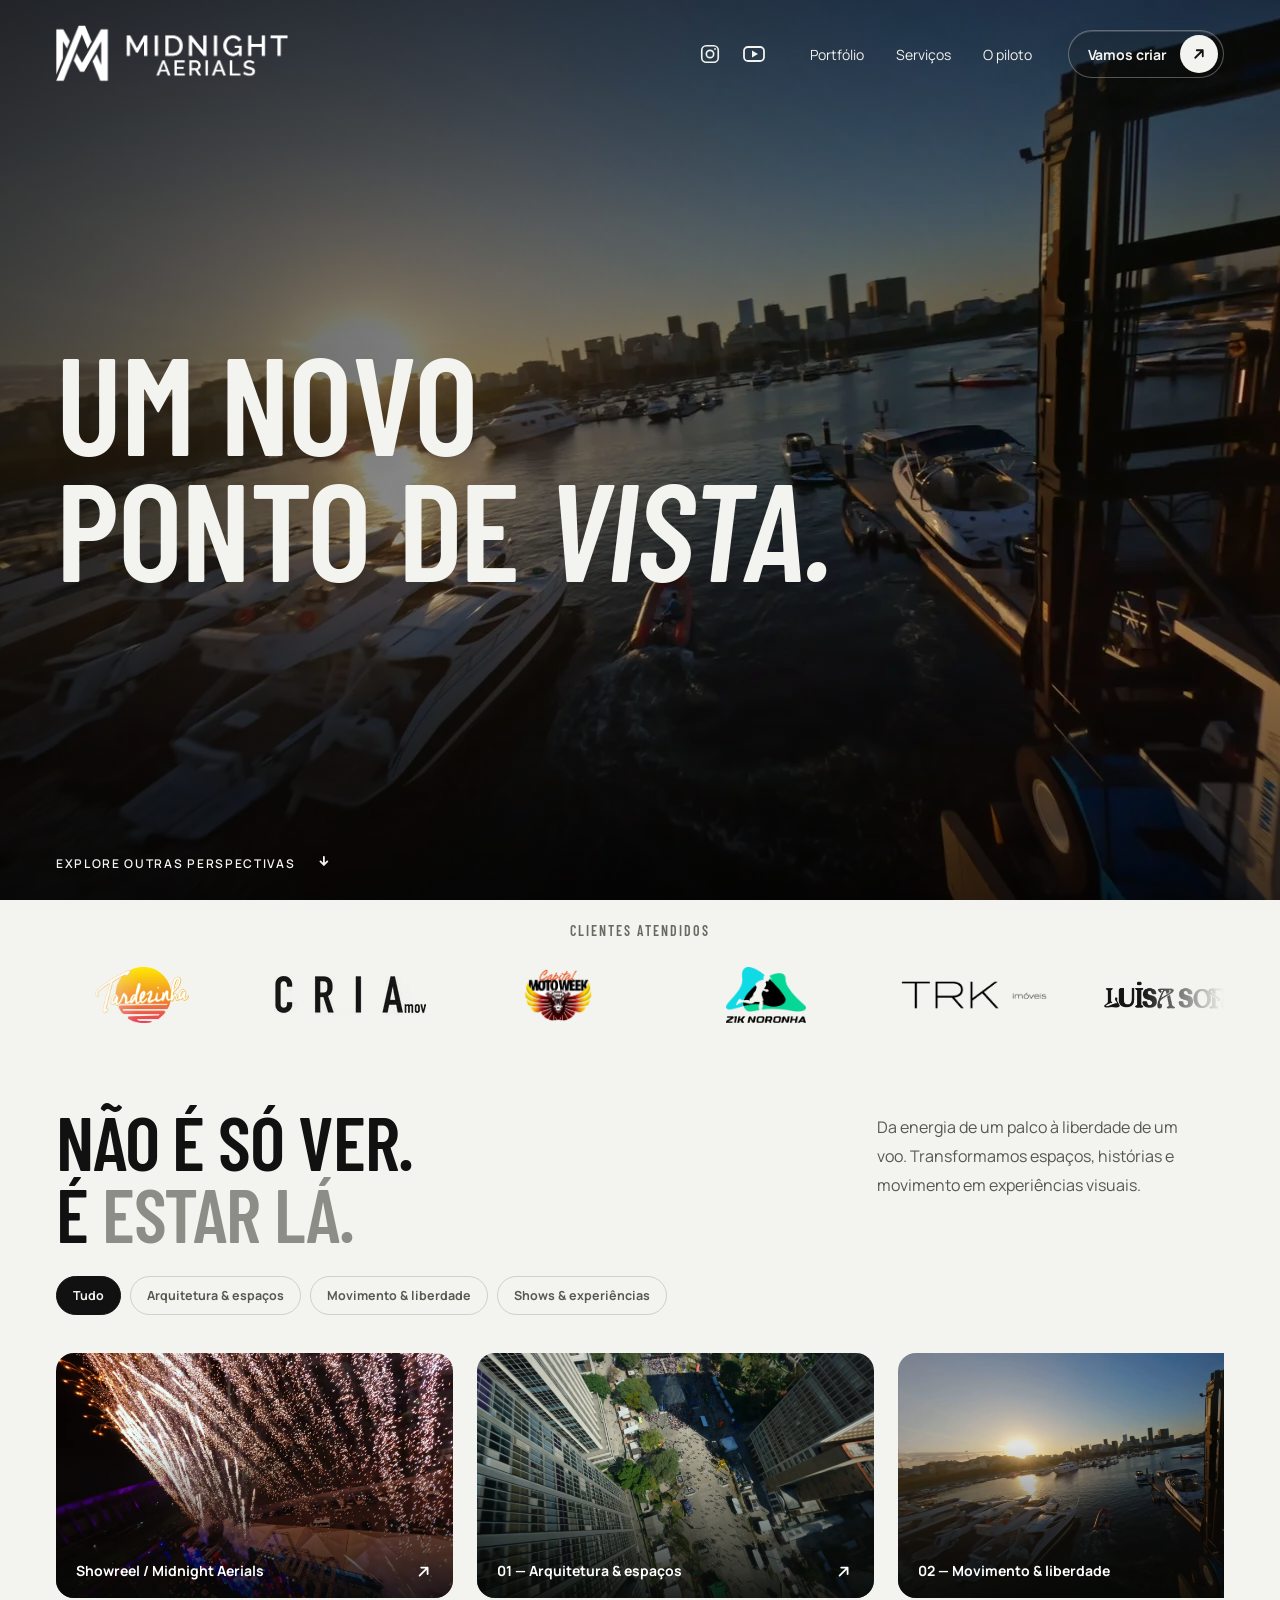
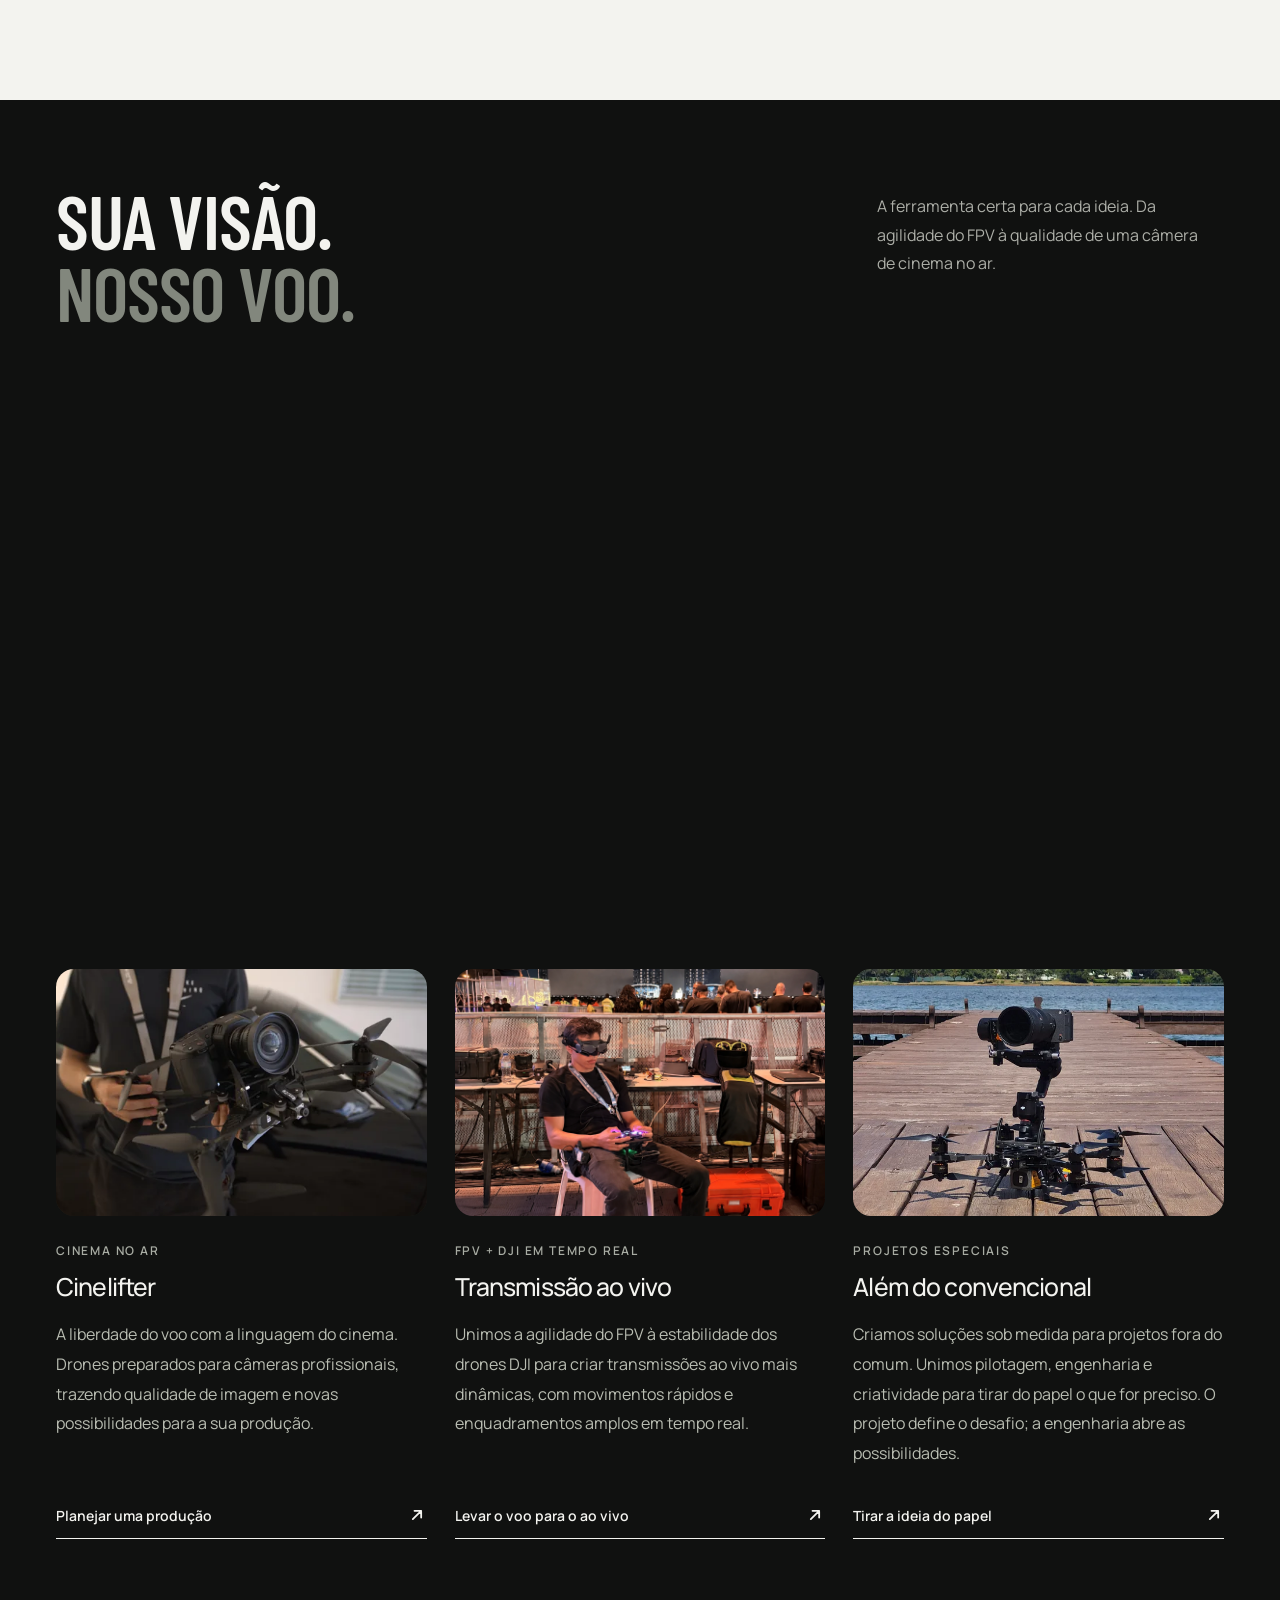
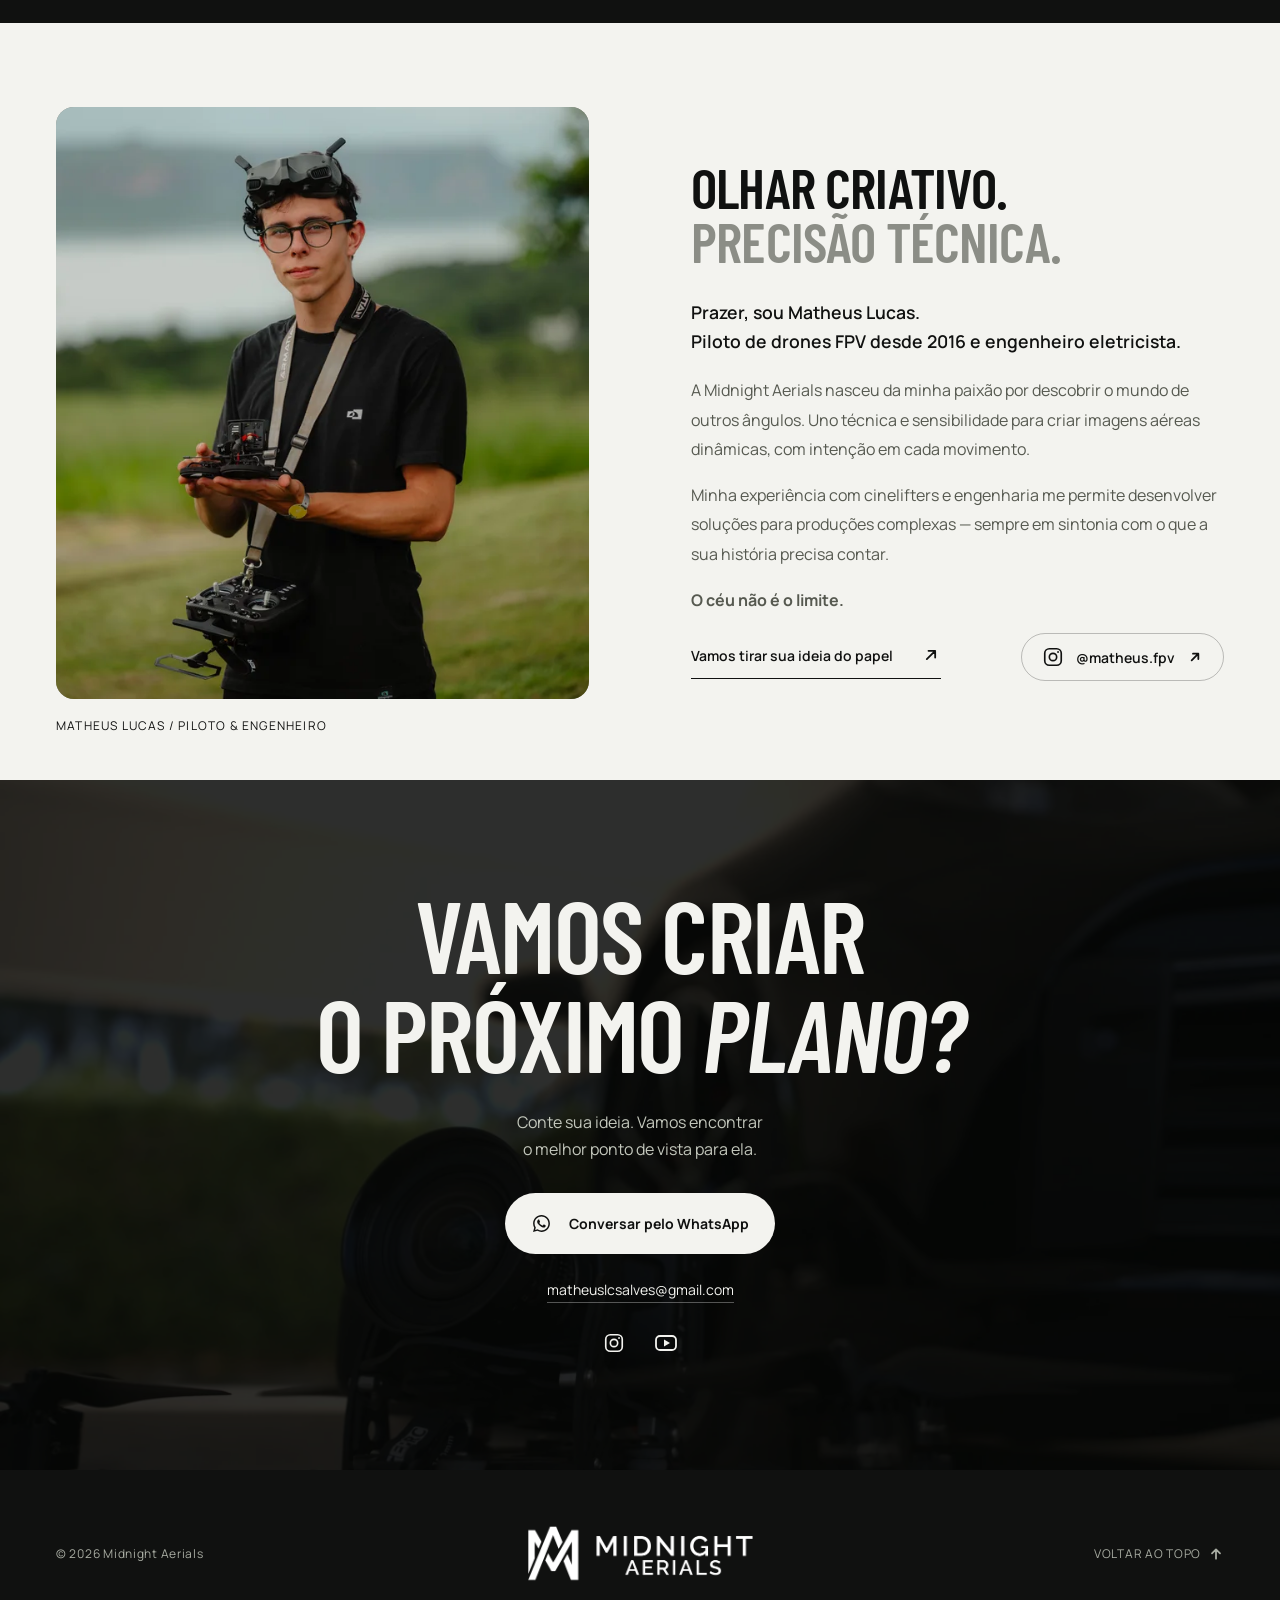
<file: index.html>
<!doctype html>
<html lang="pt-BR">
  <head>
    <meta charset="UTF-8" />
    <meta name="viewport" content="width=device-width, initial-scale=1" />
    <meta
      name="description"
      content="Midnight Aerials. Filmagens aéreas com drones FPV, cinelifters e soluções para transmissões ao vivo. Conheça o trabalho de Matheus Lucas e conte sua ideia."
    />
    <meta name="theme-color" content="#101110" />
    <meta property="og:type" content="website" />
    <meta property="og:locale" content="pt_BR" />
    <meta
      property="og:title"
      content="Midnight Aerials — Um novo ponto de vista"
    />
    <meta
      property="og:description"
      content="Cinema em movimento. Filmagens aéreas, drones FPV e projetos sob medida. Vamos criar seu próximo plano?"
    />
    <meta property="og:url" content="https://midnightaerials.com/" />
    <link rel="canonical" href="https://midnightaerials.com/" />
    <title>Midnight Aerials — Filmagens aéreas & drones FPV</title>
    <link rel="icon" href="favicon.png" type="image/png" sizes="256x256" />
    <link
      rel="preload"
      href="barlow-condensed-latin.woff2"
      as="font"
      type="font/woff2"
      crossorigin
    />
    <link
      rel="preload"
      href="manrope-latin.woff2"
      as="font"
      type="font/woff2"
      crossorigin
    />
    <link rel="stylesheet" href="style.css?v=20260922-4" />
    <script src="main.js?v=20260922-3" defer></script>
  </head>
  <body>
    <a class="skip-link" href="#conteudo">Pular para o conteúdo</a>
    <header class="site-header">
      <a class="brand" href="#inicio" aria-label="Midnight Aerials — início"
        ><img
          src="logo.png"
          width="1920"
          height="500"
          alt="Midnight Aerials"
      /></a>
      <nav class="header-social" aria-label="Redes sociais da Midnight Aerials">
        <a href="https://www.instagram.com/midnightaerials/" target="_blank" rel="noopener noreferrer" aria-label="Instagram da Midnight Aerials (abre em nova aba)">
          <svg width="22" height="22" viewBox="0 0 24 24" fill="none" stroke="currentColor" stroke-width="1.8" aria-hidden="true" focusable="false">
            <rect x="3" y="3" width="18" height="18" rx="5" />
            <circle cx="12" cy="12" r="4" />
            <circle cx="17.5" cy="6.5" r="1" fill="currentColor" stroke="none" />
          </svg>
        </a>
        <a href="https://youtube.com/@midnight.aerials" target="_blank" rel="noopener noreferrer" aria-label="YouTube da Midnight Aerials (abre em nova aba)">
          <svg width="24" height="24" viewBox="0 0 24 24" fill="none" aria-hidden="true" focusable="false">
            <rect x="2" y="5" width="20" height="14" rx="4" stroke="currentColor" stroke-width="1.8" />
            <path d="M10 8.5 16 12 10 15.5Z" fill="currentColor" />
          </svg>
        </a>
      </nav>
      <nav class="desktop-nav" aria-label="Navegação principal">
        <a href="#portfolio">Portfólio</a><a href="#servicos">Serviços</a
        ><a href="#piloto">O piloto</a>
      </nav>
      <a class="header-contact" href="#contato">
        <span>Vamos criar</span>
        <span class="header-contact-arrow" aria-hidden="true">
          <svg class="ui-arrow" viewBox="0 0 24 24" fill="none" focusable="false">
            <path d="M7 17 17 7M9 7h8v8" />
          </svg>
        </span>
      </a>
      <button
        class="menu-toggle"
        type="button"
        aria-label="Abrir menu"
        aria-expanded="false"
        aria-controls="mobile-nav"
      >
        <span></span><span></span>
      </button>
      <nav
        id="mobile-nav"
        class="mobile-nav"
        aria-label="Navegação mobile"
        hidden
      >
        <a href="#portfolio">Portfólio</a><a href="#servicos">Serviços</a
        ><a href="#piloto">O piloto</a><a href="#contato">Vamos criar
          <svg class="ui-arrow ui-arrow-inline" viewBox="0 0 24 24" fill="none" aria-hidden="true" focusable="false">
            <path d="M7 17 17 7M9 7h8v8" />
          </svg>
        </a>
      </nav>
    </header>
    <main id="conteudo">
      <section class="hero" id="inicio" aria-labelledby="hero-title">
        <div class="hero-media" aria-hidden="true">
          <img
            class="hero-poster"
            src="frame-07.webp"
            width="1600"
            height="900"
            alt=""
            fetchpriority="high"
          /><video
            id="hero-video"
            muted
            playsinline
            loop
            preload="none"
            poster="frame-07.webp"
            tabindex="-1"
          ></video>
        </div>
        <div class="hero-shade"></div>
        <div class="hero-content wrap">
          <h1 id="hero-title">UM NOVO<br />PONTO DE <em>VISTA.</em></h1>
        </div>
        <div class="hero-bottom wrap">
          <a href="#portfolio" class="explore">EXPLORE OUTRAS PERSPECTIVAS
            <span aria-hidden="true">
              <svg class="ui-arrow" viewBox="0 0 24 24" fill="none" focusable="false">
                <path d="M12 5v14M6 13l6 6 6-6" />
              </svg>
            </span>
          </a>
        </div>
      </section>
      <section class="clients light-section" id="clientes" aria-labelledby="clients-title">
        <div class="wrap clients-bar">
          <h2 class="clients-title" id="clients-title">CLIENTES ATENDIDOS</h2>
          <div class="client-logo-carousel" aria-label="Carrossel de logos de clientes atendidos">
            <div class="client-logo-track">
              <div class="client-logo-set">
                <span class="client-logo"><img src="client-tardezinha.png" alt="Tardezinha" /></span>
                <span class="client-logo"><img src="client-cria-mov.png" alt="Cria Mov" /></span>
                <span class="client-logo"><img src="client-capital-moto-week.png" alt="Capital Moto Week" /></span>
                <span class="client-logo"><img src="client-client-a.png" alt="Zik Noronha" /></span>
                <span class="client-logo"><img src="client-client-black-01.png" alt="TRK Imóveis" /></span>
                <span class="client-logo"><img src="client-luisa-sonza.png" alt="Luísa Sonza" /></span>
                <span class="client-logo"><img src="client-carvalheira-na-ladeira.png" alt="Carvalheira na Ladeira" /></span>
                <span class="client-logo"><img src="client-client-black-02.png" alt="Todo Mundo no Rio" /></span>
                <span class="client-logo"><img src="client-na-praia.png" alt="Na Praia Festival" /></span>
                <span class="client-logo"><img src="client-r2-com-vc.png" alt="R2 com.vc" /></span>
                <span class="client-logo"><img src="client-volvo.png" alt="Volvo" /></span>
                <span class="client-logo"><img src="client-arena-mane-garrincha.png" alt="Arena Mané Garrincha" /></span>
                <span class="client-logo"><img src="client-anitta.png" alt="Anitta" /></span>
                <span class="client-logo"><img src="client-hot-wheels-monster-trucks.png" alt="Hot Wheels Monster Trucks Live" /></span>
                <span class="client-logo"><img src="client-bonus-track.png" alt="Bônus Track" /></span>
                <span class="client-logo"><img src="client-superbet.png" alt="Superbet" /></span>
                <span class="client-logo"><img src="client-ivete-clareou.png" alt="Ivete Clareou" /></span>
                <span class="client-logo"><img src="client-funn-black.png" alt="Funn" /></span>
                <span class="client-logo"><img src="client-mitsubishi-motors.png" alt="Mitsubishi Motors" /></span>
                <span class="client-logo"><img src="client-mita.png" alt="MITA" /></span>
                <span class="client-logo"><img src="client-porsche.png" alt="Porsche" /></span>
                <span class="client-logo"><img src="client-sand.png" alt="SAND" /></span>
                <span class="client-logo"><img src="client-alok.png" alt="Alok" /></span>
                <span class="client-logo"><img src="client-doce-maravilha.png" alt="Doce Maravilha" /></span>
                <span class="client-logo"><img src="client-honda.png" alt="Honda" /></span>
                <span class="client-logo"><img src="client-zz.png" alt="ZZ" /></span>
                <span class="client-logo"><img src="client-ironman.png" alt="Ironman" /></span>
                <span class="client-logo"><img src="client-funnice.png" alt="Funnice" /></span>
                <span class="client-logo"><img src="client-vintage-culture.png" alt="Vintage Culture" /></span>
                <span class="client-logo"><img src="client-red-bull.png" alt="Red Bull" /></span>
              </div>
              <div class="client-logo-set" aria-hidden="true">
                <span class="client-logo"><img src="client-tardezinha.png" alt="" /></span>
                <span class="client-logo"><img src="client-cria-mov.png" alt="" /></span>
                <span class="client-logo"><img src="client-capital-moto-week.png" alt="" /></span>
                <span class="client-logo"><img src="client-client-a.png" alt="" /></span>
                <span class="client-logo"><img src="client-client-black-01.png" alt="" /></span>
                <span class="client-logo"><img src="client-luisa-sonza.png" alt="" /></span>
                <span class="client-logo"><img src="client-carvalheira-na-ladeira.png" alt="" /></span>
                <span class="client-logo"><img src="client-client-black-02.png" alt="" /></span>
                <span class="client-logo"><img src="client-na-praia.png" alt="" /></span>
                <span class="client-logo"><img src="client-r2-com-vc.png" alt="" /></span>
                <span class="client-logo"><img src="client-volvo.png" alt="" /></span>
                <span class="client-logo"><img src="client-arena-mane-garrincha.png" alt="" /></span>
                <span class="client-logo"><img src="client-anitta.png" alt="" /></span>
                <span class="client-logo"><img src="client-hot-wheels-monster-trucks.png" alt="" /></span>
                <span class="client-logo"><img src="client-bonus-track.png" alt="" /></span>
                <span class="client-logo"><img src="client-superbet.png" alt="" /></span>
                <span class="client-logo"><img src="client-ivete-clareou.png" alt="" /></span>
                <span class="client-logo"><img src="client-funn-black.png" alt="" /></span>
                <span class="client-logo"><img src="client-mitsubishi-motors.png" alt="" /></span>
                <span class="client-logo"><img src="client-mita.png" alt="" /></span>
                <span class="client-logo"><img src="client-porsche.png" alt="" /></span>
                <span class="client-logo"><img src="client-sand.png" alt="" /></span>
                <span class="client-logo"><img src="client-alok.png" alt="" /></span>
                <span class="client-logo"><img src="client-doce-maravilha.png" alt="" /></span>
                <span class="client-logo"><img src="client-honda.png" alt="" /></span>
                <span class="client-logo"><img src="client-zz.png" alt="" /></span>
                <span class="client-logo"><img src="client-ironman.png" alt="" /></span>
                <span class="client-logo"><img src="client-funnice.png" alt="" /></span>
                <span class="client-logo"><img src="client-vintage-culture.png" alt="" /></span>
                <span class="client-logo"><img src="client-red-bull.png" alt="" /></span>
              </div>
            </div>
          </div>
        </div>
      </section>
      <section
        class="portfolio light-section section-pad"
        id="portfolio"
        aria-labelledby="portfolio-title"
      >
        <div class="wrap">
          <div class="section-heading">
            <h2 id="portfolio-title">
              NÃO É SÓ VER.<br />É <span class="muted-heading">ESTAR LÁ.</span>
            </h2>
            <p class="section-intro">
              Da energia de um palco à liberdade de um voo. Transformamos
              espaços, histórias e movimento em experiências visuais.
            </p>
          </div>
          <div class="portfolio-categories" role="tablist" aria-label="Categorias do portfólio">
            <button class="portfolio-filter is-active" type="button" role="tab" aria-selected="true" data-category="all">
              Tudo
            </button>
            <button class="portfolio-filter" type="button" role="tab" aria-selected="false" data-category="architecture">
              Arquitetura & espaços
            </button>
            <button class="portfolio-filter" type="button" role="tab" aria-selected="false" data-category="movement">
              Movimento & liberdade
            </button>
            <button class="portfolio-filter" type="button" role="tab" aria-selected="false" data-category="shows">
              Shows & experiências
            </button>
          </div>
          <div class="portfolio-reel">
            <button
              class="reel-nav reel-nav-prev"
              type="button"
              data-carousel="prev"
              aria-label="Ver trabalhos anteriores"
            ><svg class="ui-arrow reel-nav-icon" viewBox="0 0 24 24" fill="none" aria-hidden="true" focusable="false">
              <path d="m15 5-7 7 7 7" />
            </svg></button>
            <div class="film-strip" aria-label="Portfólio audiovisual">
              <button
                class="film-card"
                type="button"
                data-film
                data-category="shows"
                data-start="0"
                aria-label="Assistir ao showreel completo da Midnight Aerials"
              >
                <span class="film-image">
                  <img
                    src="frame-18.webp"
                    width="1600"
                    height="900"
                    loading="lazy"
                    alt="Voo sobre um palco com fogos de artifício e público"
                  />
                  <span class="film-caption">
                    <span class="film-title">Showreel / Midnight Aerials</span>
                    <span class="film-arrow" aria-hidden="true">
                      <svg class="ui-arrow" viewBox="0 0 24 24" fill="none" focusable="false"><path d="M7 17 17 7M9 7h8v8" /></svg>
                    </span>
                  </span>
                </span>
              </button>
              <button
                class="film-card"
                type="button"
                data-film
                data-category="architecture"
                data-start="1"
                aria-label="Ver cena de arquitetura no showreel"
              >
                <span class="film-image">
                  <img
                    src="frame-02.webp"
                    width="1600"
                    height="900"
                    loading="lazy"
                    alt="Mergulho FPV entre edifícios"
                  />
                  <span class="film-caption">
                    <span class="film-title">01 — Arquitetura & espaços</span>
                    <span class="film-arrow" aria-hidden="true">
                      <svg class="ui-arrow" viewBox="0 0 24 24" fill="none" focusable="false"><path d="M7 17 17 7M9 7h8v8" /></svg>
                    </span>
                  </span>
                </span>
              </button>
              <button
                class="film-card"
                type="button"
                data-film
                data-category="movement"
                data-start="7"
                aria-label="Ver cena de movimento no showreel"
              >
                <span class="film-image">
                  <img
                    src="frame-07.webp"
                    width="1600"
                    height="900"
                    loading="lazy"
                    alt="Voo entre embarcações ao pôr do sol"
                  />
                  <span class="film-caption">
                    <span class="film-title">02 — Movimento & liberdade</span>
                    <span class="film-arrow" aria-hidden="true">
                      <svg class="ui-arrow" viewBox="0 0 24 24" fill="none" focusable="false"><path d="M7 17 17 7M9 7h8v8" /></svg>
                    </span>
                  </span>
                </span>
              </button>
              <button
                class="film-card"
                type="button"
                data-film
                data-category="shows"
                data-start="25"
                aria-label="Ver cena de shows no showreel"
              >
                <span class="film-image">
                  <img
                    src="frame-25.webp"
                    width="1600"
                    height="900"
                    loading="lazy"
                    alt="Perspectiva aérea de um festival à noite"
                  />
                  <span class="film-caption">
                    <span class="film-title">03 — Shows & experiências</span>
                    <span class="film-arrow" aria-hidden="true">
                      <svg class="ui-arrow" viewBox="0 0 24 24" fill="none" focusable="false"><path d="M7 17 17 7M9 7h8v8" /></svg>
                    </span>
                  </span>
                </span>
              </button>
            </div>
            <button
              class="reel-nav reel-nav-next"
              type="button"
              data-carousel="next"
              aria-label="Ver próximos trabalhos"
            ><svg class="ui-arrow reel-nav-icon" viewBox="0 0 24 24" fill="none" aria-hidden="true" focusable="false">
              <path d="m9 5 7 7-7 7" />
            </svg></button>
          </div>
        </div>
      </section>
      <section
        class="services section-pad"
        id="servicos"
        aria-labelledby="services-title"
      >
        <div class="wrap">
          <div class="section-heading">
            <h2 id="services-title">
              SUA VISÃO.<br /><span class="muted-heading">NOSSO VOO.</span>
            </h2>
            <p class="section-intro">
              A ferramenta certa para cada ideia. Da agilidade do FPV à
              qualidade de uma câmera de cinema no ar.
            </p>
          </div>
          <div class="services-grid">
            <article class="service">
              <div class="service-image">
                <img
                  class="fpv-photo"
                  src="fpv-640.webp"
                  srcset="
                    fpv-640.webp   640w,
                    fpv-1200.webp 1200w
                  "
                  sizes="(max-width: 760px) 90vw, 30vw"
                  width="4608"
                  height="3072"
                  alt="Drone FPV com câmera de ação e hélices rosas"
                  loading="lazy"
                />
              </div>
              <p class="eyebrow service-tag">IMERSÃO & AGILIDADE</p>
              <h3>FPV clássico</h3>
              <p>
                Voe junto com a cena. Movimentos fluidos, passagens por espaços
                estreitos e acompanhamento de ação para imagens que colocam o
                espectador dentro da história.
              </p>
              <a
                class="text-link"
                href="https://wa.me/5561999405674?text=Ol%C3%A1%2C%20Matheus!%20Quero%20conversar%20sobre%20uma%20filmagem%20FPV."
                target="_blank"
                rel="noopener noreferrer"
              >Criar com FPV
                <svg class="ui-arrow" viewBox="0 0 24 24" fill="none" aria-hidden="true" focusable="false"><path d="M7 17 17 7M9 7h8v8" /></svg></a
              >
            </article>
            <article class="service">
              <div class="service-image">
                <img
                  class="sub250-photo"
                  src="fpv-sub250.jpg"
                  width="4000"
                  height="2252"
                  alt="Drone FPV Sub 250g com proteção nas hélices e câmera de ação"
                  loading="lazy"
                />
              </div>
              <p class="eyebrow service-tag">LEVEZA & ACESSO</p>
              <h3>FPV Sub 250g</h3>
              <p>
                Drone FPV abaixo de 250 g, compacto e protegido, pensado para
                operações em locais com restrições ou maior circulação de
                pessoas. Leveza e agilidade para voos que exigem mais controle
                e segurança.
              </p>
              <a
                class="text-link"
                href="https://wa.me/5561999405674?text=Ol%C3%A1%2C%20Matheus!%20Quero%20conversar%20sobre%20uma%20filmagem%20com%20FPV%20Sub%20250g."
                target="_blank"
                rel="noopener noreferrer"
                >Conhecer o Sub 250g
                  <svg class="ui-arrow" viewBox="0 0 24 24" fill="none" aria-hidden="true" focusable="false"><path d="M7 17 17 7M9 7h8v8" /></svg></a
              >
            </article>
            <article class="service">
              <div class="service-image">
                <img
                  class="dji-photo"
                  src="dji-classic-crop-1200.jpg"
                  width="1200"
                  height="1800"
                  alt="Drone DJI voando sobre uma paisagem natural"
                  loading="lazy"
                />
              </div>
              <p class="eyebrow service-tag">ESTABILIDADE & PAISAGEM</p>
              <h3>DJI clássico</h3>
              <p>
                Drones estabilizados para capturar paisagens, espaços e
                movimentos com suavidade. É quase como colocar uma câmera em um
                tripé — só que voando.
              </p>
              <a
                class="text-link"
                href="https://wa.me/5561999405674?text=Ol%C3%A1%2C%20Matheus!%20Quero%20conversar%20sobre%20uma%20filmagem%20com%20drone%20DJI."
                target="_blank"
                rel="noopener noreferrer"
                >Filmar com DJI
                  <svg class="ui-arrow" viewBox="0 0 24 24" fill="none" aria-hidden="true" focusable="false"><path d="M7 17 17 7M9 7h8v8" /></svg></a
              >
            </article>
            <article class="service">
              <div class="service-image">
                <img
                  class="cinelifter-photo"
                  src="cinelifter-640.webp"
                  srcset="
                    cinelifter-640.webp   640w,
                    cinelifter-1200.webp 1200w
                  "
                  sizes="(max-width: 760px) 90vw, 30vw"
                  width="4256"
                  height="2848"
                  alt="Cinelifter preparado para transportar uma câmera de cinema"
                  loading="lazy"
                />
              </div>
              <p class="eyebrow service-tag">CINEMA NO AR</p>
              <h3>Cinelifter</h3>
              <p>
                A liberdade do voo com a linguagem do cinema. Drones preparados
                para câmeras profissionais, trazendo qualidade de imagem e novas
                possibilidades para a sua produção.
              </p>
              <a
                class="text-link"
                href="https://wa.me/5561999405674?text=Ol%C3%A1%2C%20Matheus!%20Quero%20conversar%20sobre%20uma%20produ%C3%A7%C3%A3o%20com%20cinelifter."
                target="_blank"
                rel="noopener noreferrer"
                >Planejar uma produção
                  <svg class="ui-arrow" viewBox="0 0 24 24" fill="none" aria-hidden="true" focusable="false"><path d="M7 17 17 7M9 7h8v8" /></svg></a
              >
            </article>
            <article class="service">
              <div class="service-image">
                <img
                  class="transmissao-photo"
                  src="transmissao-live.webp"
                  width="1536"
                  height="1024"
                  alt="Piloto operando um drone FPV durante uma transmissão ao vivo"
                  loading="lazy"
                />
              </div>
              <p class="eyebrow service-tag">FPV + DJI EM TEMPO REAL</p>
              <h3>Transmissão ao vivo</h3>
              <p>
                Unimos a agilidade do FPV à estabilidade dos drones DJI para
                criar transmissões ao vivo mais dinâmicas, com movimentos
                rápidos e enquadramentos amplos em tempo real.
              </p>
              <a
                class="text-link"
                href="https://wa.me/5561999405674?text=Ol%C3%A1%2C%20Matheus!%20Quero%20conversar%20sobre%20uma%20transmiss%C3%A3o%20ao%20vivo%20com%20drone."
                target="_blank"
                rel="noopener noreferrer"
                >Levar o voo para o ao vivo
                  <svg class="ui-arrow" viewBox="0 0 24 24" fill="none" aria-hidden="true" focusable="false"><path d="M7 17 17 7M9 7h8v8" /></svg></a
              >
            </article>
            <article class="service">
              <div class="service-image">
                <img
                  class="live-drone-photo"
                  src="live-drone-front-640.webp"
                  srcset="
                    live-drone-front-640.webp   640w,
                    live-drone-front-1200.webp 1200w
                  "
                  sizes="(max-width: 760px) 90vw, 30vw"
                  width="2252"
                  height="4000"
                  alt="Drone com câmera e gimbal preparado para um projeto especial"
                  loading="lazy"
                />
              </div>
              <p class="eyebrow service-tag">PROJETOS ESPECIAIS</p>
              <h3>Além do convencional</h3>
              <p>
                Criamos soluções sob medida para projetos fora do comum. Unimos
                pilotagem, engenharia e criatividade para tirar do papel o que
                for preciso. O projeto define o desafio; a engenharia abre as
                possibilidades.
              </p>
              <a
                class="text-link"
                href="https://wa.me/5561999405674?text=Ol%C3%A1%2C%20Matheus!%20Tenho%20um%20projeto%20fora%20do%20comum%20para%20conversarmos."
                target="_blank"
                rel="noopener noreferrer"
                >Tirar a ideia do papel
                  <svg class="ui-arrow" viewBox="0 0 24 24" fill="none" aria-hidden="true" focusable="false"><path d="M7 17 17 7M9 7h8v8" /></svg></a
              >
            </article>
          </div>
        </div>
      </section>
      <section
        class="pilot light-section section-pad"
        id="piloto"
        aria-labelledby="pilot-title"
      >
        <div class="wrap pilot-grid">
          <div class="pilot-visual">
            <div class="pilot-photo">
              <img
                src="matheus-pilot-1200.webp"
                srcset="matheus-pilot-640.webp 640w, matheus-pilot-1200.webp 1200w"
                sizes="(max-width: 760px) 90vw, 45vw"
                width="2667"
                height="4000"
                alt="Matheus Lucas com óculos FPV, segurando seu drone e controle"
                loading="lazy"
              />
            </div>
            <span class="photo-note">MATHEUS LUCAS / PILOTO & ENGENHEIRO</span>
          </div>
          <div class="pilot-copy">
            <h2 id="pilot-title">
              OLHAR CRIATIVO.<br /><span class="muted-heading"
                >PRECISÃO TÉCNICA.</span
              >
            </h2>
            <p class="pilot-lead">
              Prazer, sou Matheus Lucas.<br />Piloto de drones FPV desde 2016 e
              engenheiro eletricista.
            </p>
            <p>
              A Midnight Aerials nasceu da minha paixão por descobrir o mundo de
              outros ângulos. Uno técnica e sensibilidade para criar imagens
              aéreas dinâmicas, com intenção em cada movimento.
            </p>
            <p>
              Minha experiência com cinelifters e engenharia me permite
              desenvolver soluções para produções complexas — sempre em sintonia
              com o que a sua história precisa contar.
            </p>
            <p class="pilot-motto"><strong>O céu não é o limite.</strong></p>
            <div class="pilot-actions">
            <a href="#contato" class="text-link"
              >Vamos tirar sua ideia do papel
              <svg class="ui-arrow" viewBox="0 0 24 24" fill="none" aria-hidden="true" focusable="false"><path d="M7 17 17 7M9 7h8v8" /></svg></a
            >
              <a
                class="instagram-link"
                href="https://www.instagram.com/matheus.fpv/"
                target="_blank"
                rel="noopener noreferrer"
                aria-label="Instagram de Matheus Lucas: @matheus.fpv (abre em nova aba)"
              >
                <svg width="22" height="22" viewBox="0 0 24 24" fill="none" stroke="currentColor" stroke-width="1.8" aria-hidden="true" focusable="false">
                  <rect x="3" y="3" width="18" height="18" rx="5" />
                  <circle cx="12" cy="12" r="4" />
                  <circle cx="17.5" cy="6.5" r="1" fill="currentColor" stroke="none" />
                </svg>
                <span>@matheus.fpv</span>
                <svg class="ui-arrow" viewBox="0 0 24 24" fill="none" aria-hidden="true" focusable="false"><path d="M7 17 17 7M9 7h8v8" /></svg>
              </a>
            </div>
          </div>
        </div>
      </section>
      <section
        class="contact section-pad"
        id="contato"
        aria-labelledby="contact-title"
      >
        <img
          class="contact-image"
          src="custom-1200.webp"
          width="1200"
          height="803"
          alt=""
          loading="lazy"
        />
        <div class="wrap contact-content">
          <h2 id="contact-title">VAMOS CRIAR<br />O PRÓXIMO <em>PLANO?</em></h2>
          <p>
            Conte sua ideia. Vamos encontrar<br />o melhor ponto de vista para
            ela.
          </p>
          <a
            class="button button-light"
            href="https://wa.me/5561999405674?text=Ol%C3%A1%2C%20Matheus!%20Vim%20pelo%20site%20da%20Midnight%20Aerials%20e%20quero%20conversar%20sobre%20um%20projeto."
            target="_blank"
            rel="noopener noreferrer"
            ><svg class="whatsapp-icon" viewBox="0 0 32 32" aria-hidden="true" focusable="false">
              <path fill="currentColor" d="M16.01 3.2C8.94 3.2 3.2 8.94 3.2 16.01c0 2.25.59 4.45 1.7 6.39L3.1 28.8l6.56-1.72a12.76 12.76 0 0 0 6.35 1.7h.01c7.06 0 12.8-5.74 12.8-12.8S23.08 3.2 16.01 3.2Zm0 23.43h-.01a10.6 10.6 0 0 1-5.4-1.48l-.39-.23-3.9 1.02 1.04-3.8-.25-.4a10.57 10.57 0 0 1-1.63-5.73C5.47 10.2 10.2 5.47 16.01 5.47c5.8 0 10.53 4.72 10.53 10.53 0 5.8-4.72 10.63-10.53 10.63Zm5.77-7.9c-.32-.16-1.9-.94-2.2-1.05-.3-.1-.51-.16-.72.16-.21.32-.82 1.05-1 1.26-.18.21-.37.24-.69.08-1.9-.95-3.15-1.7-4.4-3.85-.33-.57.33-.53.95-1.77.1-.21.05-.4-.03-.56-.08-.16-.72-1.73-.99-2.37-.26-.62-.53-.54-.72-.55h-.61c-.21 0-.56.08-.85.4-.3.32-1.12 1.1-1.12 2.68s1.15 3.1 1.31 3.32c.16.21 2.27 3.47 5.5 4.87.77.33 1.37.53 1.84.68.77.24 1.47.21 2.02.13.62-.1 1.9-.78 2.17-1.53.27-.75.27-1.4.19-1.53-.08-.13-.3-.21-.62-.37Z" />
            </svg><span>Conversar pelo WhatsApp</span></a
          ><a class="contact-email" href="mailto:matheuslcsalves@gmail.com"
            >matheuslcsalves@gmail.com</a
          >
          <nav class="contact-social" aria-label="Redes sociais da Midnight Aerials">
            <a href="https://www.instagram.com/midnightaerials/" target="_blank" rel="noopener noreferrer" aria-label="Instagram da Midnight Aerials (abre em nova aba)">
              <svg width="22" height="22" viewBox="0 0 24 24" fill="none" stroke="currentColor" stroke-width="1.8" aria-hidden="true" focusable="false">
                <rect x="3" y="3" width="18" height="18" rx="5" />
                <circle cx="12" cy="12" r="4" />
                <circle cx="17.5" cy="6.5" r="1" fill="currentColor" stroke="none" />
              </svg>
            </a>
            <a href="https://youtube.com/@midnight.aerials" target="_blank" rel="noopener noreferrer" aria-label="YouTube da Midnight Aerials (abre em nova aba)">
              <svg width="24" height="24" viewBox="0 0 24 24" fill="none" aria-hidden="true" focusable="false">
                <rect x="2" y="5" width="20" height="14" rx="4" stroke="currentColor" stroke-width="1.8" />
                <path d="M10 8.5 16 12 10 15.5Z" fill="currentColor" />
              </svg>
            </a>
          </nav>
        </div>
      </section>
    </main>
    <footer class="footer">
      <div class="wrap footer-bottom">
        <span>© <span id="year">2026</span> Midnight Aerials</span>
        <a
          class="brand"
          href="#inicio"
          aria-label="Midnight Aerials — voltar ao início"
          ><img
            src="logo.png"
            width="1920"
            height="500"
            alt="Midnight Aerials"
            loading="lazy"
        /></a>
        <a href="#inicio" class="back-to-top">VOLTAR AO TOPO
          <svg class="ui-arrow" viewBox="0 0 24 24" fill="none" aria-hidden="true" focusable="false"><path d="M12 19V5M6 11l6-6 6 6" /></svg>
        </a>
      </div>
    </footer>
    <a
      class="mobile-cta"
      href="https://wa.me/5561999405674?text=Ol%C3%A1%2C%20Matheus!%20Vim%20pelo%20site%20e%20quero%20conversar%20sobre%20um%20projeto."
      target="_blank"
      rel="noopener noreferrer"
      >Vamos falar do seu projeto
        <svg class="ui-arrow" viewBox="0 0 24 24" fill="none" aria-hidden="true" focusable="false"><path d="M7 17 17 7M9 7h8v8" /></svg></a
    >
    <dialog id="film-dialog" aria-labelledby="film-title">
      <div class="film-dialog-head">
        <h2 id="film-title">MIDNIGHT AERIALS / SHOWREEL</h2>
        <button class="close-film" type="button" aria-label="Fechar showreel">
          Fechar <span aria-hidden="true">×</span>
        </button>
      </div>
      <video
        id="showreel"
        controls
        playsinline
        preload="none"
        poster="frame-18.webp"
        aria-label="Showreel de filmagens aéreas da Midnight Aerials"
      >
        <source data-src="showreel.mp4" type="video/mp4" />
        Seu navegador não suporta vídeo.
        <a href="showreel.mp4">Abrir o showreel</a>.
      </video>
      <p class="film-description">
        Filmagens aéreas de arquitetura, embarcações, shows e eventos. Use os
        controles do vídeo para ajustar o som.
      </p>
    </dialog>
  </body>
</html>
</file>
<file: style.css>
@font-face {
  font-family: Barlow;
  src: url("barlow-condensed-latin.woff2") format("woff2");
  font-style: normal;
  font-weight: 600;
  font-display: swap;
}
@font-face {
  font-family: Barlow;
  src: url("barlow-condensed-italic-latin.woff2") format("woff2");
  font-style: italic;
  font-weight: 600;
  font-display: swap;
}
@font-face {
  font-family: Manrope;
  src: url("manrope-latin.woff2") format("woff2");
  font-style: normal;
  font-weight: 400 800;
  font-display: swap;
}
:root {
  --ink: #101110;
  --paper: #f3f3ef;
  --white: #fff;
  --muted: #9b9c98;
  --line: #ffffff29;
  font-family: Manrope, Arial, sans-serif;
  color: var(--paper);
  background: var(--ink);
  font-synthesis: none;
  text-rendering: optimizeLegibility;
  color-scheme: dark;
}
* {
  box-sizing: border-box;
}
html {
  scroll-behavior: smooth;
  scroll-padding-top: 100px;
}
body {
  margin: 0;
}
button,
a {
  -webkit-tap-highlight-color: transparent;
}
button,
input {
  font: inherit;
}
button,
a {
  touch-action: manipulation;
}
a {
  color: inherit;
  text-decoration: none;
}
button {
  cursor: pointer;
}
img {
  display: block;
  width: 100%;
  height: auto;
}
button {
  color: inherit;
}
button:disabled {
  cursor: default;
}
button:focus-visible,
a:focus-visible {
  outline: 3px solid #ebad75;
  outline-offset: 6px;
}
::selection {
  background: #d7c8b6;
  color: #101110;
}
h1,
h2,
h3,
p {
  margin: 0;
}
h1,
h2 {
  font-family: Barlow, "Arial Narrow", Impact, sans-serif;
  font-weight: 600;
  letter-spacing: -0.015em;
  line-height: 0.96;
}
em {
  font-style: normal;
}
h2 {
  font-size: clamp(3.2rem, 5.9vw, 6rem);
}
p {
  line-height: 1.8;
}
svg {
  display: block;
}
.ui-arrow {
  width: 1.15em;
  height: 1.15em;
  flex: 0 0 auto;
  overflow: visible;
}
.ui-arrow path {
  fill: none;
  stroke: currentColor;
  stroke-width: 1.8;
  stroke-linecap: round;
  stroke-linejoin: round;
  vector-effect: non-scaling-stroke;
}
.ui-arrow-inline {
  display: inline-block;
  vertical-align: -0.16em;
}
.wrap {
  width: calc(100% - 112px);
  max-width: 1440px;
  margin-inline: auto;
}
.section-pad {
  padding-block: 84px;
}
.eyebrow {
  font-size: 0.75rem;
  font-weight: 600;
  letter-spacing: 0.15em;
  line-height: 1.5;
}
.light-section {
  background: var(--paper);
  color: var(--ink);
  color-scheme: light;
}
.muted-heading {
  color: #8b8d86;
}
.skip-link {
  position: fixed;
  z-index: 100;
  left: 20px;
  top: -100px;
  padding: 15px 24px;
  background: white;
  color: black;
}
.skip-link:focus {
  top: 14px;
}
.site-header {
  height: 108px;
  position: absolute;
  inset: 0 0 auto;
  z-index: 10;
  display: flex;
  align-items: center;
  gap: 36px;
  padding-inline: 56px;
  border-bottom: 0;
}
body:not(.is-ready) .site-header,
body:not(.is-ready) .hero-content,
body:not(.is-ready) .hero-bottom {
  opacity: 0;
}
body:not(.is-ready) .site-header {
  transform: translateY(-28px);
}
body:not(.is-ready) .hero-content {
  clip-path: inset(0 100% 0 0);
  transform: translateX(-42px);
}
body:not(.is-ready) .hero-bottom {
  transform: translateY(14px);
}
body.is-ready .site-header {
  animation: header-intro 0.75s cubic-bezier(0.22, 1, 0.36, 1) 0.35s both;
}
body.is-ready .hero-content {
  animation: hero-title-intro 1.1s cubic-bezier(0.22, 1, 0.36, 1) 0.68s both;
}
body.is-ready .hero-bottom {
  animation: explore-intro 0.8s cubic-bezier(0.22, 1, 0.36, 1) 1.48s both;
}
@keyframes header-intro {
  from {
    opacity: 0;
    transform: translateY(-28px);
  }
  to {
    opacity: 1;
    transform: translateY(0);
  }
}
@keyframes hero-title-intro {
  from {
    opacity: 0;
    clip-path: inset(0 100% 0 0);
    transform: translateX(-42px);
  }
  to {
    opacity: 1;
    clip-path: inset(0 0 0 0);
    transform: translateX(0);
  }
}
@keyframes explore-intro {
  from {
    opacity: 0;
    transform: translateY(14px);
  }
  to {
    opacity: 1;
    transform: translateY(0);
  }
}
.reveal-on-scroll {
  opacity: 0;
  transform: translateY(28px);
  transition: opacity 0.7s ease, transform 0.7s cubic-bezier(0.22, 1, 0.36, 1);
}
.reveal-on-scroll.is-revealed {
  opacity: 1;
  transform: translateY(0);
}
.brand {
  width: 232px;
  flex-shrink: 0;
  display: block;
}
.desktop-nav {
  display: flex;
  gap: 32px;
  margin-left: 0;
  font-size: 0.875rem;
}
.header-social {
  display: flex;
  align-items: center;
  gap: 4px;
  margin-left: auto;
  flex-shrink: 0;
}
.header-social a,
.contact-social a {
  display: grid;
  place-items: center;
  width: 40px;
  height: 44px;
  border-radius: 50%;
  transition: background-color 0.2s;
}
.header-social a:hover,
.header-social a:focus-visible,
.contact-social a:hover,
.contact-social a:focus-visible {
  background: #ffffff20;
}
.desktop-nav a {
  position: relative;
  padding-block: 14px;
}
.desktop-nav a:after {
  content: "";
  height: 1px;
  background: white;
  position: absolute;
  bottom: 8px;
  left: 0;
  right: 100%;
  transition: right 0.2s;
}
.desktop-nav a:hover:after {
  right: 0;
}
.header-contact {
  position: relative;
  display: flex;
  align-items: center;
  gap: 13px;
  min-height: 48px;
  padding: 4px 5px 4px 19px;
  border: 1px solid #ffffff4d;
  border-radius: 50px;
  font-size: 0.875rem;
  font-weight: 700;
  letter-spacing: -0.01em;
  background: #10111038;
  box-shadow: inset 0 1px #ffffff24, 0 8px 24px #0000001c;
  backdrop-filter: blur(10px);
  transition: color 0.25s, background-color 0.25s, border-color 0.25s, transform 0.25s;
}
.header-contact:hover {
  background: #fff;
  color: #101110;
  border-color: #fff;
  transform: translateY(-2px);
}
.header-contact-arrow {
  display: grid;
  place-items: center;
  width: 38px;
  height: 38px;
  border-radius: 50%;
  color: var(--ink);
  background: var(--paper);
  font-size: 1.08rem;
  line-height: 1;
  transition: transform 0.25s, background-color 0.25s;
}
.header-contact-arrow .ui-arrow {
  width: 18px;
  height: 18px;
}
.header-contact:hover .header-contact-arrow {
  color: var(--paper);
  background: var(--ink);
  transform: rotate(45deg);
}
.menu-toggle {
  display: none;
}
.mobile-nav[hidden] {
  display: none;
}
.hero {
  height: 100svh;
  min-height: 740px;
  max-height: 1120px;
  position: relative;
  isolation: isolate;
  display: flex;
  align-items: center;
  background: #262b2c;
}
.hero-media,
.hero-media > * {
  position: absolute;
  inset: 0;
  width: 100%;
  height: 100%;
  object-fit: cover;
}
.hero-media {
  z-index: -3;
  overflow: hidden;
}
.hero-media video {
  opacity: 0;
  transition: opacity 0.8s;
}
.hero-media video.is-playing {
  opacity: 1;
}
.hero-shade {
  position: absolute;
  inset: 0;
  z-index: -2;
  background:
    linear-gradient(90deg, rgba(0, 0, 0, 0.54), rgba(0, 0, 0, 0.06) 85%),
    linear-gradient(
      0deg,
      rgba(0, 0, 0, 0.6),
      transparent 32%,
      rgba(0, 0, 0, 0.2) 75%,
      rgba(0, 0, 0, 0.4)
    );
}
.hero-content {
  padding-top: 115px;
  padding-bottom: 85px;
}
.hero-content > .eyebrow {
  margin-bottom: 24px;
}
.tiny-cross {
  font-size: 1.25rem;
  line-height: 0;
  margin-right: 9px;
  font-weight: 400;
}
.hero h1 {
  font-size: clamp(6rem, 10.8vw, 11.5rem);
  line-height: 0.91;
  letter-spacing: -0.01em;
  text-shadow: 0 2px 24px #00000012;
}
.hero h1 em {
  font-style: italic;
  font-weight: 600;
}
.hero-details {
  display: flex;
  align-items: center;
  gap: 74px;
  margin-top: 38px;
}
.hero-details p {
  font-size: 1rem;
  line-height: 1.75;
}
.button {
  display: inline-flex;
  align-items: center;
  justify-content: center;
  gap: 17px;
  padding: 19px 25px;
  border-radius: 50px;
  font-size: 0.875rem;
  font-weight: 700;
  min-height: 58px;
  border: 1px solid transparent;
  transition:
    transform 0.2s,
    background 0.2s;
}
.button:hover {
  transform: translateY(-3px);
  background: #e1e1da;
}
.button-light {
  background: var(--paper);
  color: var(--ink);
}
.whatsapp-icon {
  width: 21px;
  height: 21px;
  flex: 0 0 auto;
}
.play-small {
  font-size: 0.68rem;
}
.duration {
  font-size: 0.75rem;
  font-weight: 500;
  color: #5a5c55;
  margin-left: 14px;
}
.hero-bottom {
  position: absolute;
  left: 0;
  right: 0;
  bottom: 27px;
  display: flex;
  justify-content: flex-start;
  align-items: center;
  padding-top: 0;
}
.explore {
  font-size: 0.75rem;
  font-weight: 600;
  letter-spacing: 0.14em;
  display: flex;
  align-items: center;
  gap: 22px;
}
.explore span {
  display: inline-block;
  width: 1.2rem;
  height: 1.2rem;
  animation: explore-arrow-bounce 1.5s ease-in-out infinite;
}
@keyframes explore-arrow-bounce {
  0%,
  100% {
    transform: translateY(0);
  }
  45% {
    transform: translateY(6px);
  }
  65% {
    transform: translateY(3px);
  }
}
.section-heading {
  display: grid;
  grid-template-columns: 2.25fr 1fr;
  gap: 40px;
  align-items: start;
  margin-bottom: 44px;
}
.section-index {
  padding-top: 9px;
}
.section-intro {
  font-size: 1rem;
  max-width: 330px;
  padding-top: 8px;
  color: #565950;
}
.portfolio-categories {
  display: flex;
  flex-wrap: wrap;
  gap: 9px;
  margin: -18px 0 28px;
}
.portfolio-filter {
  border: 1px solid #10111028;
  border-radius: 999px;
  padding: 10px 16px;
  background: transparent;
  color: #565950;
  font-size: 0.78rem;
  font-weight: 700;
  transition: background-color 0.2s, color 0.2s, border-color 0.2s;
}
.portfolio-filter:hover,
.portfolio-filter:focus-visible,
.portfolio-filter.is-active {
  border-color: var(--ink);
  background: var(--ink);
  color: var(--paper);
}
.portfolio-reel {
  position: relative;
  min-width: 0;
}
.film-strip {
  display: flex;
  align-items: flex-start;
  gap: 24px;
  min-width: 0;
  overflow-x: auto;
  overflow-y: hidden;
  padding: 10px 2px 18px;
  background: var(--paper);
  scroll-behavior: smooth;
  scroll-snap-type: x mandatory;
  overscroll-behavior-x: contain;
  -webkit-overflow-scrolling: touch;
  scrollbar-width: none;
}
.film-strip::-webkit-scrollbar {
  display: none;
}
.film-strip > button {
  flex: 0 0 clamp(280px, 31vw, 440px);
  scroll-snap-align: start;
  scroll-snap-stop: always;
}
.film-card {
  display: block;
  border: 0;
  padding: 0;
  background: none;
  color: inherit;
  text-align: left;
  transition: transform 0.35s ease;
}
.film-card[hidden] {
  display: none;
}
.film-card:focus-visible {
  transform: translateY(-5px);
}
.film-image {
  position: relative;
  display: block;
  aspect-ratio: 1.62;
  overflow: hidden;
  border-radius: 18px;
  background: #353835;
  box-shadow: none;
}
.film-image::after {
  content: "";
  position: absolute;
  inset: 0;
  background: linear-gradient(180deg, transparent 38%, #050705d9 100%);
  pointer-events: none;
}
.film-image img {
  height: 100%;
  object-fit: cover;
  transition: transform 0.65s ease;
}
.film-card:focus-visible .film-image img {
  transform: scale(1.08);
}
.film-caption {
  position: absolute;
  z-index: 1;
  inset: auto 0 0;
  display: flex;
  align-items: flex-end;
  justify-content: space-between;
  gap: 14px;
  min-height: 48%;
  padding: 36px 20px 17px;
  color: white;
  font-size: 0.875rem;
  font-weight: 700;
  line-height: 1.45;
}
.film-title {
  display: -webkit-box;
  overflow: hidden;
  -webkit-box-orient: vertical;
  -webkit-line-clamp: 1;
  transition: max-height 0.25s ease;
}
.film-card:focus-visible .film-title {
  -webkit-line-clamp: 3;
}
@media (hover: hover) and (pointer: fine) {
  .film-card:hover {
    transform: translateY(-5px);
  }
  .film-card:hover .film-image img {
    transform: scale(1.08);
  }
  .film-card:hover .film-title {
    -webkit-line-clamp: 3;
  }
}
.film-arrow {
  flex-shrink: 0;
}
.film-arrow .ui-arrow {
  width: 1.2rem;
  height: 1.2rem;
}
.reel-nav {
  position: absolute;
  z-index: 3;
  top: 0;
  bottom: 0;
  display: grid;
  place-items: center;
  width: 72px;
  height: auto;
  border: 0;
  border-radius: 0;
  background: transparent;
  box-shadow: none;
  color: var(--ink);
  font-size: 1.75rem;
  opacity: 0;
  pointer-events: none;
  transform: none;
  transition: opacity 0.25s;
}
.reel-nav-prev {
  left: 0;
  background: linear-gradient(90deg, var(--paper) 0%, color-mix(in srgb, var(--paper) 85%, transparent) 35%, transparent 100%);
}
.reel-nav-next {
  right: 0;
  background: linear-gradient(270deg, var(--paper) 0%, color-mix(in srgb, var(--paper) 85%, transparent) 35%, transparent 100%);
}
.portfolio-reel:hover .reel-nav.is-available,
.portfolio-reel:focus-within .reel-nav.is-available {
  opacity: 1;
  pointer-events: auto;
}
@media (hover: none) {
  .reel-nav.is-available {
    opacity: 1;
    pointer-events: auto;
  }
}
.services .section-intro {
  color: #acaea7;
}
.services .muted-heading {
  color: #82877d;
}
.services-grid {
  display: grid;
  grid-template-columns: repeat(3, 1fr);
  gap: 28px;
  row-gap: 56px;
}
.service {
  display: flex;
  flex-direction: column;
  align-items: flex-start;
}
.service-image {
  position: relative;
  aspect-ratio: 1.5;
  width: 100%;
  overflow: hidden;
  background: #20231d;
  border-radius: 18px;
}
.service-image img {
  height: 100%;
  object-fit: cover;
}
.service-image .cinelifter-photo {
  object-position: 84% center;
  transform: scale(1.25);
  transform-origin: 80% 55%;
}
.service-image .live-drone-photo {
  object-fit: cover;
  object-position: center 60%;
}
.service-image .sub250-photo {
  object-position: center 56%;
}
.service-image .dji-photo {
  object-position: center center;
}
.service-image .fpv-photo {
  object-position: center center;
}
.service-image > span {
  position: absolute;
  top: 16px;
  left: 18px;
  font-size: 0.8125rem;
  display: grid;
  place-items: center;
  width: 34px;
  height: 34px;
  border: 1px solid #ffffff90;
  border-radius: 50%;
  background: #0003;
}
.service-tag {
  color: #a8aca3;
  margin-top: 26px;
  font-size: 0.75rem;
}
.service h3 {
  font-size: 1.55rem;
  letter-spacing: -0.035em;
  font-weight: 500;
  margin-top: 10px;
}
.service > p:not(.eyebrow) {
  font-size: 1rem;
  color: #b9bdb2;
  margin-top: 17px;
  line-height: 1.85;
  margin-bottom: 27px;
}
.text-link {
  display: flex;
  gap: 28px;
  align-items: center;
  justify-content: space-between;
  border-bottom: 1px solid currentColor;
  padding: 10px 0 13px;
  font-size: 0.875rem;
  font-weight: 600;
  transition: gap 0.2s;
}
.text-link:hover {
  gap: 38px;
}
.text-link > .ui-arrow {
  width: 1.25rem;
  height: 1.25rem;
}
.service .text-link {
  margin-top: auto;
  width: 100%;
  transform-origin: left center;
  transition: gap 0.2s, transform 0.2s;
}
.contact .button-light {
  transform-origin: center;
  transition: transform 0.2s, background 0.2s;
}
@media (hover: hover) {
  .service .text-link:hover,
  .contact .button-light:hover {
    transform: scale(1.035);
  }
}
.service .text-link:focus-visible,
.contact .button-light:focus-visible {
  transform: scale(1.035);
}
.pilot-grid {
  display: grid;
  grid-template-columns: 1fr 1fr;
  gap: clamp(50px, 8vw, 135px);
  align-items: center;
}
.pilot {
  padding-bottom: 46px;
}
.pilot-visual {
  position: relative;
}
.pilot-photo {
  aspect-ratio: 694/770;
  position: relative;
  overflow: hidden;
  background: #8d8b80;
  border-radius: 18px;
}
.pilot-photo img {
  width: 100%;
  height: 100%;
  object-fit: cover;
  object-position: center 90%;
}
.photo-note {
  font-size: 0.75rem;
  letter-spacing: 0.1em;
  display: block;
  margin-top: 18px;
}
.pilot-copy > .eyebrow {
  margin-bottom: 30px;
}
.pilot-copy h2 {
  font-size: clamp(3rem, 4.4vw, 5rem);
  margin-bottom: 30px;
}
.pilot-lead {
  font-size: 1.1rem;
  font-weight: 600;
  line-height: 1.65;
  margin-bottom: 20px;
}
.pilot-copy > p:not(.eyebrow):not(.pilot-lead) {
  font-size: 1rem;
  color: #565950;
  margin-top: 16px;
  line-height: 1.85;
}
.pilot-facts {
  display: flex;
  gap: 40px;
  padding-block: 24px;
  margin-top: 20px;
  border-top: 1px solid #10111030;
}
.pilot-facts > div {
  display: flex;
  flex-direction: column;
  gap: 7px;
}
.pilot-facts strong {
  font-size: 0.8125rem;
  letter-spacing: 0.01em;
}
.pilot-facts span {
  font-size: 0.875rem;
  color: #666a60;
}
.pilot-copy .text-link {
  display: inline-flex;
  margin-top: 0;
}
.pilot-actions {
  display: flex;
  align-items: center;
  justify-content: space-between;
  flex-wrap: wrap;
  gap: 20px;
  margin-top: 28px;
}
.pilot-copy .pilot-motto {
  margin-top: 24px;
  margin-bottom: -10px;
  color: var(--ink);
  font-size: 1.05rem;
  line-height: 1.4;
}
.instagram-link {
  display: inline-flex;
  align-items: center;
  gap: 12px;
  min-height: 48px;
  padding: 12px 20px;
  border: 1px solid #10111040;
  border-radius: 999px;
  font-size: 0.875rem;
  font-weight: 600;
  transition: background-color 0.2s, color 0.2s, border-color 0.2s;
}
.instagram-link:hover,
.instagram-link:focus-visible {
  background: var(--ink);
  color: var(--paper);
  border-color: var(--ink);
}
.instagram-link .ui-arrow {
  width: 1rem;
  height: 1rem;
}
.clients {
  overflow: hidden;
}
.clients-bar {
  display: grid;
  gap: 22px;
  min-height: 138px;
  padding-block: 20px;
}
.clients + .portfolio {
  padding-top: 58px;
}
.clients-title {
  color: #666a60;
  font-size: 0.875rem;
  font-weight: 700;
  letter-spacing: 0.15em;
  line-height: 1.5;
  text-align: center;
}
.client-logo-carousel {
  overflow: hidden;
  width: 100%;
  mask-image: linear-gradient(90deg, transparent, #000 7%, #000 93%, transparent);
}
.client-logo-track {
  --client-logo-half-gap: 18px;
  display: flex;
  align-items: center;
  gap: 36px;
  width: max-content;
  animation: client-logo-scroll 90s linear infinite;
}
.client-logo-set {
  display: flex;
  align-items: center;
  gap: 36px;
}
.client-logo {
  display: grid;
  place-items: center;
  flex: 0 0 172px;
  width: 172px;
  height: 64px;
  padding-inline: 8px;
}
.client-logo img {
  display: block;
  width: auto;
  max-width: 156px;
  height: auto;
  max-height: 56px;
  object-fit: contain;
}
@keyframes client-logo-scroll {
  to {
    transform: translateX(calc(-50% - var(--client-logo-half-gap)));
  }
}
@media (prefers-reduced-motion: reduce) {
  .client-logo-track {
    animation: none;
  }
}
.contact {
  position: relative;
  isolation: isolate;
  text-align: center;
  overflow: hidden;
  min-height: 690px;
  display: grid;
  place-items: center;
}
.contact:before {
  content: "";
  position: absolute;
  inset: 0;
  background: #050705d6;
  z-index: -1;
}
.contact-image {
  position: absolute;
  inset: 0;
  width: 100%;
  height: 100%;
  object-fit: cover;
  z-index: -2;
}
.contact .eyebrow {
  margin-bottom: 30px;
}
.contact h2 {
  font-size: clamp(4.5rem, 8vw, 8rem);
  line-height: 0.97;
}
.contact h2 em {
  font-style: italic;
}
.contact-content > p:not(.eyebrow) {
  color: #c3c7bc;
  font-size: 1rem;
  line-height: 1.7;
  margin: 26px 0 30px;
}
.contact-email {
  display: block;
  font-size: 0.875rem;
  margin: 26px auto 0;
  width: fit-content;
  border-bottom: 1px solid #ffffff50;
  padding-bottom: 3px;
}
.contact-email:hover {
  border-color: white;
}
.contact-social {
  display: flex;
  justify-content: center;
  align-items: center;
  gap: 12px;
  margin-top: 18px;
}
.footer {
  padding-top: 55px;
}
.footer-main {
  display: grid;
  grid-template-columns: 1fr 1fr 1fr;
  gap: 40px;
  align-items: center;
  padding-bottom: 50px;
}
.footer .brand {
  width: 225px;
  justify-self: center;
}
.footer-main > p {
  font-size: 0.875rem;
  color: #acb0a5;
  justify-self: center;
  line-height: 1.75;
}
.footer-links {
  display: flex;
  flex-direction: column;
  align-items: flex-end;
  gap: 14px;
  font-size: 0.875rem;
}
.footer-links a:hover {
  text-decoration: underline;
}
.footer-links a:first-child {
  display: flex;
  gap: 15px;
}
.footer-bottom {
  padding-bottom: 23px;
  display: grid;
  grid-template-columns: 1fr auto 1fr;
  align-items: center;
  gap: 24px;
  color: #a8aca2;
  font-size: 0.75rem;
  letter-spacing: 0.06em;
}
.footer-bottom .back-to-top {
  display: inline-flex;
  align-items: center;
  gap: 7px;
  justify-self: end;
  text-align: right;
}
.back-to-top .ui-arrow {
  width: 1rem;
  height: 1rem;
}
.mobile-cta {
  display: none;
}
dialog {
  color: var(--paper);
  background: #101110;
  border: 1px solid #ffffff30;
  padding: 20px;
  width: min(1100px, 94vw);
  max-height: 94svh;
  overflow: auto;
}
dialog::backdrop {
  background: #000e;
  backdrop-filter: blur(8px);
}
.film-dialog-head {
  display: flex;
  justify-content: space-between;
  align-items: center;
  gap: 20px;
  margin-bottom: 15px;
}
.film-dialog-head h2 {
  font-family: Manrope, Arial, sans-serif;
  font-size: 0.75rem;
  letter-spacing: 0.09em;
  line-height: 1.5;
}
.close-film {
  display: flex;
  align-items: center;
  gap: 15px;
  border: 0;
  background: transparent;
  padding: 7px;
  font-size: 0.875rem;
}
.close-film span {
  font-size: 1.8rem;
  line-height: 1;
}
dialog video {
  display: block;
  width: 100%;
  max-height: 74svh;
  aspect-ratio: 16/9;
  background: #000;
}
.film-description {
  font-size: 0.8125rem;
  color: #b9bdb2;
  margin-top: 14px;
}
.dialog-open {
  overflow: hidden;
}
@media (min-width: 1700px) {
  .site-header {
    padding-inline: max(56px, calc((100vw - 1440px) / 2));
  }
}
@media (max-width: 1100px) {
  .wrap {
    width: calc(100% - 72px);
  }
  .site-header {
    padding-inline: 36px;
    gap: 14px;
  }
  .site-header .brand {
    width: 170px;
  }
  .brand {
    width: 205px;
  }
  .desktop-nav {
    gap: 16px;
  }
  .section-heading {
    grid-template-columns: 1fr 1fr;
    gap: 25px;
  }
  .section-index {
    grid-column: 1/-1;
    margin-bottom: 5px;
  }
  .section-intro {
    justify-self: end;
  }
  .section-pad {
    padding-block: 68px;
  }
  .pilot {
    padding-bottom: 38px;
  }
  .hero-details {
    gap: 45px;
  }
  .hero h1 {
    font-size: 12vw;
  }
  .service h3 {
    font-size: 1.3rem;
  }
  .pilot-grid {
    gap: 50px;
  }
  .pilot-facts {
    gap: 25px;
    flex-wrap: wrap;
  }
  .pilot-copy h2 {
    font-size: 4.4vw;
  }
}
@media (max-width: 760px) {
  html {
    scroll-padding-top: 24px;
  }
  .wrap {
    width: calc(100% - 40px);
  }
  .section-pad {
    padding-block: 52px;
  }
  .pilot {
    padding-bottom: 28px;
  }
  .site-header {
    height: 88px;
    padding-inline: 20px;
    gap: 18px;
  }
  .brand {
    width: 177px;
  }
  .desktop-nav {
    display: none;
  }
  .header-contact {
    margin-left: 0;
    padding: 10px 15px;
    gap: 15px;
    font-size: 0.8125rem;
  }
  .menu-toggle {
    display: flex;
    flex-direction: column;
    justify-content: center;
    gap: 6px;
    background: none;
    border: 0;
    width: 38px;
    height: 44px;
    padding: 8px;
    margin-right: -8px;
  }
  .menu-toggle span {
    width: 22px;
    height: 1px;
    background: white;
    transition: transform 0.2s;
  }
  .menu-toggle[aria-expanded="true"] span:first-child {
    transform: translateY(3.5px) rotate(45deg);
  }
  .menu-toggle[aria-expanded="true"] span:last-child {
    transform: translateY(-3.5px) rotate(-45deg);
  }
  .mobile-nav {
    position: absolute;
    top: 87px;
    left: 0;
    right: 0;
    padding: 24px;
    background: #101110f7;
    border-bottom: 1px solid #ffffff30;
    display: flex;
    flex-direction: column;
    gap: 4px;
    backdrop-filter: blur(15px);
  }
  .mobile-nav a {
    font-size: 1.1rem;
    padding: 12px;
  }
  .mobile-nav a:last-child {
    display: flex;
    align-items: center;
    gap: 8px;
  }
  .hero {
    height: 100svh;
    min-height: 690px;
    max-height: 1000px;
    align-items: center;
  }
  .hero-content {
    padding-top: 108px;
    padding-bottom: 112px;
  }
  .hero-content > .eyebrow {
    font-size: 0.75rem;
    letter-spacing: 0.1em;
    margin-bottom: 22px;
  }
  .hero h1 {
    font-size: clamp(3rem, 14.3vw, 7rem);
    line-height: 0.95;
  }
  .hero-details {
    flex-direction: column;
    align-items: flex-start;
    gap: 24px;
    margin-top: 26px;
  }
  .hero-details p {
    font-size: 1rem;
    line-height: 1.7;
  }
  .button {
    padding: 17px 23px;
    min-height: 55px;
  }
  .hero-bottom {
    bottom: 23px;
    padding-top: 0;
  }
  .explore {
    font-size: 0.75rem;
    letter-spacing: 0.03em;
    gap: 12px;
  }
  .hero-shade {
    background:
      linear-gradient(90deg, #0006, #0001),
      linear-gradient(0deg, #0009, transparent 65%, #0006);
  }
  .hero-media > * {
    object-position: 54% center;
  }
  .section-heading {
    grid-template-columns: 1fr;
    gap: 24px;
    margin-bottom: 35px;
  }
  .section-index {
    grid-column: auto;
    margin: 0;
    padding: 0;
  }
  .eyebrow {
    font-size: 0.75rem;
  }
  h2 {
    font-size: clamp(3.7rem, 11.5vw, 5rem);
  }
  .section-intro {
    font-size: 1rem;
    max-width: 460px;
    justify-self: start;
    padding: 0;
  }
  .portfolio-categories {
    flex-wrap: nowrap;
    overflow-x: auto;
    overflow-y: hidden;
    margin: -8px 0 22px;
    padding-bottom: 3px;
    overscroll-behavior-x: contain;
    -webkit-overflow-scrolling: touch;
    scrollbar-width: none;
  }
  .portfolio-categories::-webkit-scrollbar {
    display: none;
  }
  .portfolio-filter {
    flex-shrink: 0;
    padding: 9px 14px;
    font-size: 0.75rem;
  }
  .portfolio-reel {
    margin-inline: -2px;
  }
  .reel-nav {
    width: 52px;
    font-size: 1rem;
  }
  .film-strip {
    gap: 16px;
    margin-top: 0;
    padding-bottom: 10px;
  }
  .film-strip > button {
    display: block;
    flex-basis: min(82vw, 360px);
    padding-bottom: 0;
    border-bottom: 0;
  }
  .film-image {
    aspect-ratio: 1.52;
  }
  .film-caption {
    font-size: 0.875rem;
    padding: 32px 16px 14px;
    gap: 10px;
  }
  .services-grid {
    grid-template-columns: 1fr;
    gap: 36px;
  }
  .service-image {
    aspect-ratio: 1.55;
  }
  .service-tag {
    margin-top: 23px;
  }
  .service h3 {
    font-size: 1.6rem;
  }
  .service > p:not(.eyebrow) {
    font-size: 1rem;
    margin-top: 14px;
    margin-bottom: 20px;
    line-height: 1.8;
  }
  .service .text-link {
    font-size: 0.875rem;
  }
  .pilot-grid {
    grid-template-columns: 1fr;
    gap: 40px;
  }
  .pilot-visual {
    max-width: 560px;
  }
  .pilot-photo {
    aspect-ratio: 694/770;
  }
  .clients-bar {
    gap: 18px;
    min-height: 0;
    padding-block: 24px;
  }
  .client-logo-carousel {
    mask-image: linear-gradient(90deg, transparent, #000 11%, #000 89%, transparent);
  }
  .client-logo-track,
  .client-logo-set {
    gap: 24px;
  }
  .client-logo-track {
    --client-logo-half-gap: 12px;
  }
  .client-logo {
    flex-basis: 136px;
    width: 136px;
    height: 56px;
    padding-inline: 7px;
  }
  .client-logo img {
    max-width: 122px;
    max-height: 48px;
  }
  .pilot-copy h2 {
    font-size: clamp(3.1rem, 10.3vw, 5rem);
    margin-bottom: 25px;
  }
  .pilot-copy > .eyebrow {
    margin-bottom: 24px;
  }
  .pilot-copy > p:not(.eyebrow):not(.pilot-lead) {
    font-size: 1rem;
  }
  .pilot-lead {
    font-size: 1.1rem;
  }
  .pilot-facts {
    gap: 26px;
    justify-content: space-between;
  }
  .pilot-facts strong {
    font-size: 0.75rem;
  }
  .contact {
    min-height: 650px;
  }
  .contact .eyebrow {
    font-size: 0.75rem;
    letter-spacing: 0.05em;
  }
  .contact h2 {
    font-size: clamp(4.1rem, 13vw, 6rem);
  }
  .contact-content > p:not(.eyebrow) {
    font-size: 1rem;
  }
  .footer {
    padding-top: 40px;
    padding-bottom: calc(80px + env(safe-area-inset-bottom));
  }
  .footer-main {
    grid-template-columns: 1fr;
    gap: 28px;
    padding-bottom: 35px;
  }
  .footer .brand {
    width: clamp(100px, 25vw, 195px);
  }
  .footer-main > p {
    justify-self: start;
  }
  .footer-links {
    align-items: flex-start;
  }
  .footer-bottom {
    font-size: 0.75rem;
    gap: 12px;
  }
  .mobile-cta {
    position: fixed;
    bottom: 0;
    left: 0;
    right: 0;
    z-index: 9;
    background: var(--paper);
    color: var(--ink);
    display: flex;
    justify-content: space-between;
    align-items: center;
    border-top: 1px solid #10111030;
    padding: 16px 22px calc(16px + env(safe-area-inset-bottom));
    font-size: 0.875rem;
    font-weight: 700;
    transform: translateY(110%);
    transition: transform 0.25s;
  }
  .mobile-cta.is-visible {
    transform: translateY(0);
  }
  .mobile-cta > .ui-arrow {
    width: 1.3rem;
    height: 1.3rem;
  }
  .dialog-open .mobile-cta {
    display: none;
  }
  dialog {
    padding: 14px;
    max-height: 92svh;
    width: 96vw;
  }
  .film-dialog-head h2 {
    font-size: 0.75rem;
  }
  .close-film {
    font-size: 0.875rem;
    gap: 8px;
  }
  .film-description {
    font-size: 0.75rem;
  }
}
@media (max-width: 380px) {
  .header-contact {
    display: none;
  }
  .menu-toggle {
    margin-left: auto;
  }
  .hero {
    min-height: 680px;
  }
  .hero h1 {
    font-size: 14.8vw;
  }
  .button {
    font-size: 0.875rem;
    padding-inline: 20px;
  }
  .duration {
    margin-left: 6px;
  }
  .film-strip > button {
    grid-template-columns: 100px 1fr;
    gap: 14px;
  }
  .film-caption {
    font-size: 0.875rem;
  }
  .pilot-facts {
    flex-direction: column;
  }
  .footer-bottom {
    font-size: 0.75rem;
    letter-spacing: 0;
  }
  .explore {
    font-size: 0.75rem;
    max-width: 220px;
  }
  .film-dialog-head {
    gap: 10px;
  }
}
@media (prefers-reduced-motion: reduce) {
  html {
    scroll-behavior: auto;
  }
  .reveal-on-scroll {
    opacity: 1;
    transform: none;
  }
  *,
  *:before,
  *:after {
    animation-duration: 0.01ms !important;
    transition-duration: 0.01ms !important;
  }
  .hero-media video {
    transition: none;
  }
}
@media (max-width: 480px) {
  .site-header {
    gap: 8px;
  }
  .site-header .brand {
    width: clamp(120px, 34vw, 160px);
  }
  .header-social {
    gap: 0;
  }
  .header-contact {
    display: none;
  }
  .menu-toggle {
    margin-left: 0;
  }
}
</file>
